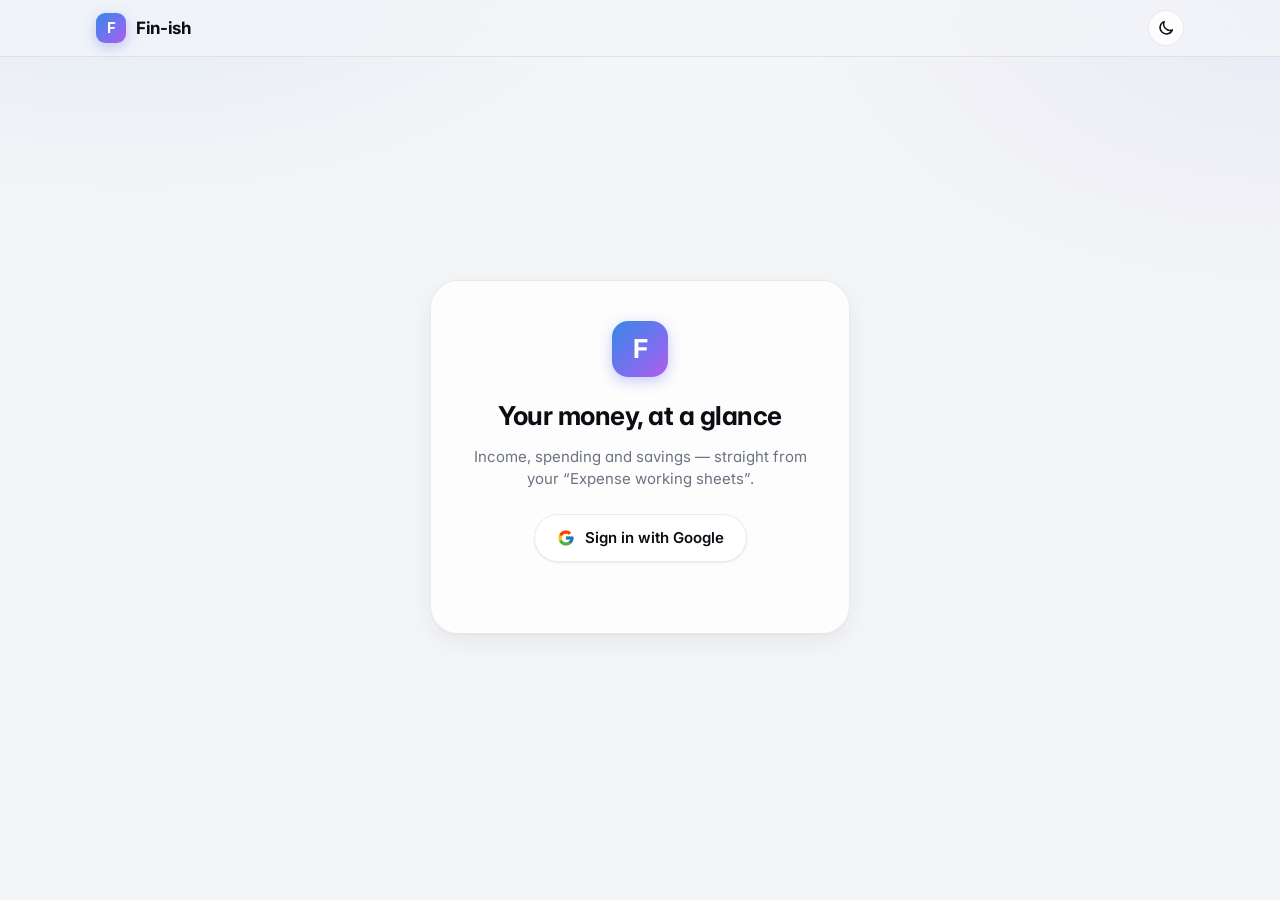
<file: index.html>
<!doctype html>
<html lang="en">
<head>
  <meta charset="utf-8">
  <meta name="viewport" content="width=device-width, initial-scale=1, viewport-fit=cover">
  <meta name="theme-color" content="#08090c" media="(prefers-color-scheme: dark)">
  <meta name="theme-color" content="#f4f5f7" media="(prefers-color-scheme: light)">
  <meta name="apple-mobile-web-app-capable" content="yes">
  <meta name="apple-mobile-web-app-title" content="Fin-ish">
  <title>Fin-ish</title>
  <script>
    // Apply the saved theme before first paint; with none saved, the OS setting wins.
    (function () {
      var t = null;
      try { t = localStorage.getItem("finish.theme"); } catch (e) {}
      if (t === "light" || t === "dark") document.documentElement.dataset.theme = t;
    })();
  </script>
  <link rel="preconnect" href="https://fonts.googleapis.com">
  <link rel="preconnect" href="https://fonts.gstatic.com" crossorigin>
  <link rel="stylesheet" href="https://fonts.googleapis.com/css2?family=Inter:wght@400;500;600;700&family=IBM+Plex+Sans+Thai:wght@400;500;600&display=swap">
  <link rel="stylesheet" href="styles.css">
</head>
<body>
  <header class="topbar">
    <div class="topbar-row">
      <div class="brand">
        <span class="logo" aria-hidden="true">F</span>
        <span class="brand-name">Fin-ish</span>
      </div>
      <nav id="views" class="views" aria-label="View" hidden>
        <button data-view="dash" class="on" aria-pressed="true">Dashboard</button>
        <button data-view="subs" aria-pressed="false">Subscriptions</button>
      </nav>
      <div class="topbar-actions">
        <button id="theme" class="icon-btn" title="Switch to light mode" aria-label="Switch to light mode">
          <svg class="i-sun" viewBox="0 0 24 24" width="18" height="18" aria-hidden="true"><circle cx="12" cy="12" r="4" fill="none" stroke="currentColor" stroke-width="2"/><path d="M12 2v2M12 20v2M4.93 4.93l1.41 1.41M17.66 17.66l1.41 1.41M2 12h2M20 12h2M4.93 19.07l1.41-1.41M17.66 6.34l1.41-1.41" stroke="currentColor" stroke-width="2" stroke-linecap="round"/></svg>
          <svg class="i-moon" viewBox="0 0 24 24" width="18" height="18" aria-hidden="true"><path d="M20.5 14.5A8.5 8.5 0 0 1 9.5 3.5a8.5 8.5 0 1 0 11 11z" fill="none" stroke="currentColor" stroke-width="2" stroke-linejoin="round"/></svg>
        </button>
        <button id="reload" class="icon-btn" title="Reload from Google Sheets" aria-label="Reload" hidden>
          <svg viewBox="0 0 24 24" width="18" height="18" aria-hidden="true"><path d="M20 12a8 8 0 1 1-2.34-5.66M20 4v5h-5" fill="none" stroke="currentColor" stroke-width="2" stroke-linecap="round" stroke-linejoin="round"/></svg>
        </button>
      </div>
    </div>
    <div id="filters" class="filters" hidden>
      <label id="year-wrap" class="year">
        <select id="year" aria-label="Year"></select>
        <svg viewBox="0 0 16 16" width="14" height="14" aria-hidden="true"><path d="M4 6l4 4 4-4" fill="none" stroke="currentColor" stroke-width="2" stroke-linecap="round" stroke-linejoin="round"/></svg>
      </label>
      <nav id="periods" class="periods" aria-label="Month"></nav>
    </div>
  </header>

  <main>
    <section id="signin" class="signin">
      <div class="signin-card">
        <span class="logo logo-lg" aria-hidden="true">F</span>
        <h1>Your money, at a glance</h1>
        <p class="muted">Income, spending and savings — straight from your “Expense working sheets”.</p>
        <button id="connect" class="google-btn">
          <svg viewBox="0 0 48 48" width="18" height="18" aria-hidden="true"><path fill="#FFC107" d="M43.6 20.5H42V20H24v8h11.3C33.7 32.7 29.2 36 24 36c-6.6 0-12-5.4-12-12s5.4-12 12-12c3.1 0 5.8 1.2 7.9 3.1l5.7-5.7C34 6.1 29.3 4 24 4 12.9 4 4 12.9 4 24s8.9 20 20 20 20-8.9 20-20c0-1.3-.1-2.4-.4-3.5z"/><path fill="#FF3D00" d="M6.3 14.7l6.6 4.8C14.7 15.1 19 12 24 12c3.1 0 5.8 1.200 7.9 3.1l5.7-5.7C34 6.1 29.3 4 24 4 16.3 4 9.7 8.3 6.3 14.7z"/><path fill="#4CAF50" d="M24 44c5.2 0 9.9-2 13.4-5.2l-6.2-5.2c-2 1.5-4.5 2.4-7.2 2.4-5.2 0-9.6-3.3-11.3-8l-6.5 5C9.5 39.6 16.2 44 24 44z"/><path fill="#1976D2" d="M43.6 20.5H42V20H24v8h11.3c-.8 2.2-2.2 4.2-4.1 5.6l6.2 5.2C37 39.2 44 34 44 24c0-1.3-.1-2.4-.4-3.5z"/></svg>
          Sign in with Google
        </button>
        <p id="status" class="status muted"></p>
      </div>
    </section>

    <div id="dash" class="dash" hidden>
      <!-- cash flow -->
      <section class="card">
        <div class="card-head">
          <div>
            <h2>Cash flow</h2>
            <p class="muted small">Tap a month to focus it</p>
          </div>
          <div class="legend">
            <span><i class="sw sw-income"></i>Income</span>
            <span><i class="sw sw-expense"></i>Expenses</span>
          </div>
        </div>
        <div id="monthly" class="chart"></div>
      </section>

      <!-- overview -->
      <section class="bento">
        <article class="card hero">
          <div class="hero-main">
            <span class="eyebrow" id="hero-label">Net</span>
            <strong id="sum-net" class="hero-num">–</strong>
            <span id="sub-net" class="sub"></span>
            <div id="spark" class="spark" aria-hidden="true"></div>
          </div>
          <div class="hero-side">
            <div class="ring" id="ring"></div>
            <span class="eyebrow">Savings rate</span>
            <div class="invest">
              <span class="eyebrow">Invested</span>
              <strong id="sum-invest">–</strong>
            </div>
          </div>
        </article>

        <article class="card stat">
          <div class="stat-head">
            <span class="badge badge-in" aria-hidden="true">
              <svg viewBox="0 0 24 24" width="16" height="16"><path d="M12 19V5M5 12l7-7 7 7" fill="none" stroke="currentColor" stroke-width="2.2" stroke-linecap="round" stroke-linejoin="round"/></svg>
            </span>
            <span class="eyebrow">Income</span>
          </div>
          <strong id="sum-income" class="stat-num">–</strong>
          <span id="sub-income" class="sub"></span>
        </article>

        <article class="card stat">
          <div class="stat-head">
            <span class="badge badge-out" aria-hidden="true">
              <svg viewBox="0 0 24 24" width="16" height="16"><path d="M12 5v14M19 12l-7 7-7-7" fill="none" stroke="currentColor" stroke-width="2.2" stroke-linecap="round" stroke-linejoin="round"/></svg>
            </span>
            <span class="eyebrow">Expenses</span>
          </div>
          <strong id="sum-expense" class="stat-num">–</strong>
          <span id="sub-expense" class="sub"></span>
        </article>
      </section>

      <div class="alerts">
        <p id="warn" class="alert" hidden></p>
        <p id="coverage" class="alert" hidden></p>
      </div>

      <!-- categories -->
      <div class="two-col">
        <section class="card">
          <div class="card-head">
            <h2>Spending</h2>
            <span class="muted small">tap to filter</span>
          </div>
          <div id="by-expense" class="cats"></div>
        </section>
        <section class="card">
          <div class="card-head">
            <h2>Income</h2>
            <span class="muted small">tap to filter</span>
          </div>
          <div id="by-income" class="cats"></div>
        </section>
      </div>

      <!-- transactions -->
      <section class="card">
        <div class="card-head wrap">
          <h2>Transactions <span id="tx-count" class="count"></span></h2>
          <div class="tools">
            <button id="clear-cat" class="chip chip-active" hidden></button>
            <label class="switch">
              <input type="checkbox" id="hide-transfer" checked>
              <span class="track" aria-hidden="true"></span>
              <span>Hide transfers</span>
            </label>
            <label class="search">
              <svg viewBox="0 0 24 24" width="16" height="16" aria-hidden="true"><circle cx="11" cy="11" r="7" fill="none" stroke="currentColor" stroke-width="2"/><path d="M20 20l-3.5-3.5" stroke="currentColor" stroke-width="2" stroke-linecap="round"/></svg>
              <input type="search" id="search" placeholder="Search" aria-label="Search transactions">
            </label>
          </div>
        </div>
        <div id="tx-list" class="tx-list"></div>
        <button id="more" class="more" hidden>Show more</button>
      </section>

      <!-- data sources -->
      <section class="card">
        <div class="card-head">
          <button id="sources-toggle" class="collapse" aria-expanded="true" aria-controls="sources">
            <svg class="chev" viewBox="0 0 16 16" width="16" height="16" aria-hidden="true"><path d="M4 6l4 4 4-4" fill="none" stroke="currentColor" stroke-width="2" stroke-linecap="round" stroke-linejoin="round"/></svg>
            <h2>Data sources</h2>
            <small id="sources-summary" class="muted"></small>
          </button>
          <div class="tools" id="sources-tools">
            <button id="sources-all" class="chip">All</button>
            <button id="sources-none" class="chip">None</button>
          </div>
        </div>
        <div id="sources" class="sources"></div>
      </section>
    </div>

    <div id="subs" class="dash" hidden>
      <section class="bento">
        <article class="card hero">
          <div class="hero-main">
            <span class="eyebrow" id="subs-label">Recurring · per month</span>
            <strong id="subs-monthly" class="hero-num">–</strong>
            <span id="subs-yearly" class="sub"></span>
          </div>
        </article>
        <article class="card stat">
          <div class="stat-head"><span class="badge badge-in" aria-hidden="true">🔁</span><span class="eyebrow">Active</span></div>
          <strong id="subs-active" class="stat-num">–</strong>
          <span id="subs-active-sub" class="sub"></span>
        </article>
        <article class="card stat">
          <div class="stat-head"><span class="badge badge-out" aria-hidden="true">🧾</span><span class="eyebrow" id="subs-spent-label">Spent</span></div>
          <strong id="subs-spent" class="stat-num">–</strong>
          <span id="subs-spent-sub" class="sub"></span>
        </article>
      </section>

      <section class="card">
        <div class="card-head wrap">
          <div>
            <h2>Services</h2>
            <p class="muted small">Recurring charges grouped by merchant and billing cycle · tap one for its history</p>
          </div>
          <div class="tools" id="subs-cats" aria-label="Categories counted"></div>
        </div>
        <div id="subs-list" class="subs-list"></div>
      </section>
    </div>
  </main>

  <div id="tip" class="tip" hidden></div>

  <script src="https://accounts.google.com/gsi/client" async defer></script>
  <script src="theme.js"></script>
  <script src="config.js"></script>
  <script src="sheets.js"></script>
  <script src="app.js"></script>
</body>
</html>
</file>
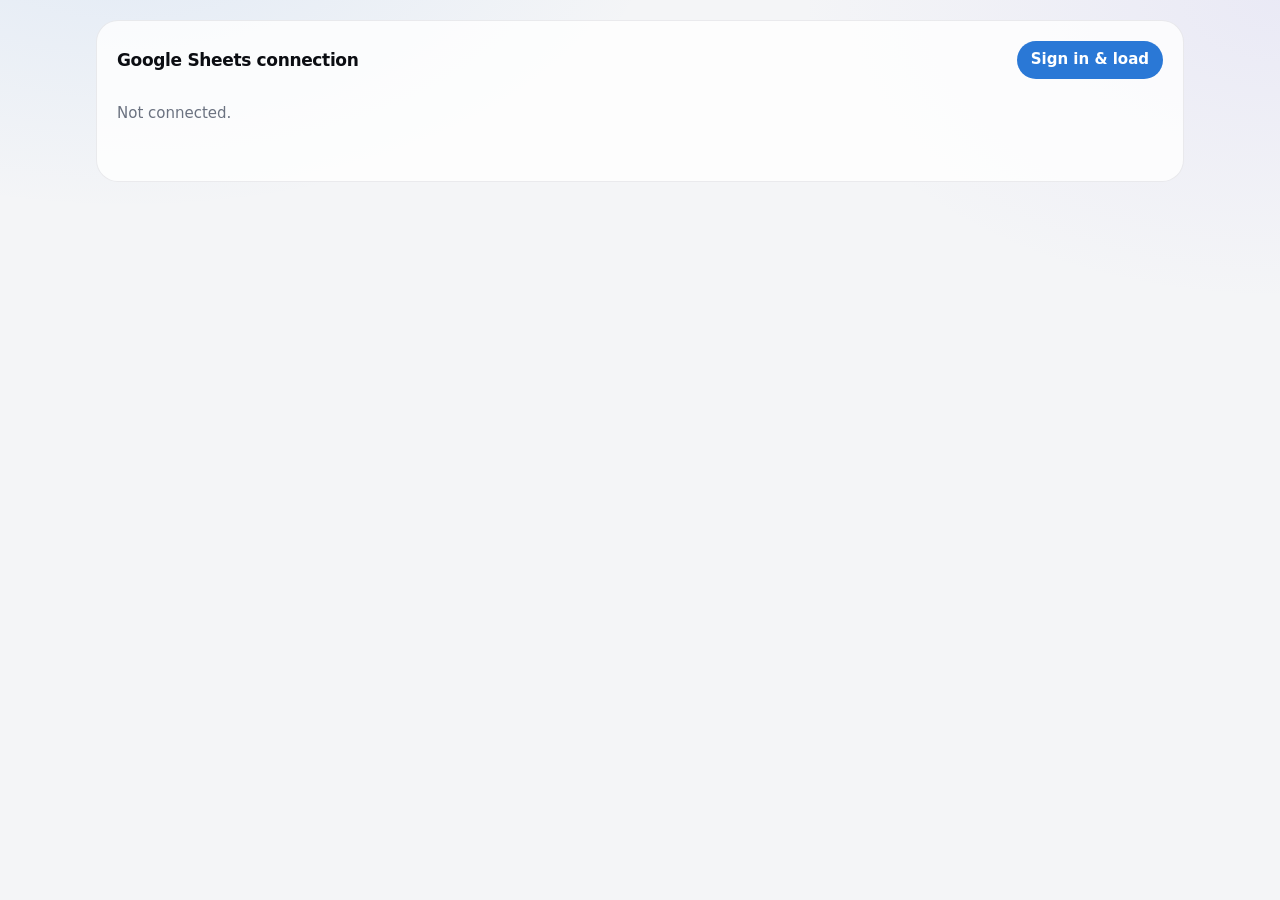
<file: sheets-test.html>
<!doctype html>
<html lang="en">
<head>
  <meta charset="utf-8">
  <meta name="viewport" content="width=device-width, initial-scale=1">
  <title>Fin-ish · Sheets test</title>
  <link rel="stylesheet" href="styles.css">
</head>
<body>
  <main>
    <section class="panel">
      <div class="panel-head">
        <h2>Google Sheets connection</h2>
        <button id="connect" class="primary">Sign in &amp; load</button>
      </div>
      <p id="status" class="empty">Not connected.</p>
      <pre id="output"></pre>
    </section>
  </main>

  <script src="https://accounts.google.com/gsi/client" async defer></script>
  <script src="config.js"></script>
  <script src="sheets.js"></script>
  <script>
    const status = document.getElementById("status");
    const output = document.getElementById("output");
    document.getElementById("connect").addEventListener("click", async () => {
      try {
        status.textContent = "Signing in…";
        await FinishSheets.signIn();
        status.textContent = "Loading sheet…";
        const now = new Date();
        const month = `${now.getFullYear()}-${String(now.getMonth() + 1).padStart(2, "0")}`;
        const ref = await FinishSheets.loadReference();
        const months = await FinishSheets.listMonths();
        const transactions = await FinishSheets.loadMonth(month);
        const data = { ...ref, months, [month]: transactions };
        status.textContent = `Loaded ${ref.categories.length} categories, ${ref.channels.length} channels, ` +
          `${ref.merchants.length} merchants, ${months.length} month tabs, ` +
          `${transactions.length} transactions in ${month}.`;
        output.textContent = JSON.stringify(data, null, 2);
      } catch (e) {
        status.textContent = "Error: " + e.message;
      }
    });
  </script>
</body>
</html>
</file>
<file: styles.css>
/* Fin-ish — dark-first glass UI. Light/dark follows the OS until the toggle picks one. */

:root {
  color-scheme: light;
  --bg: #f4f5f7;
  --bg-glow-1: rgba(57, 135, 229, .10);
  --bg-glow-2: rgba(144, 133, 233, .10);
  --surface: rgba(255, 255, 255, .78);
  --surface-solid: #ffffff;
  --seg-on: #ffffff;
  --surface-2: rgba(15, 23, 42, .04);
  --hairline: rgba(15, 23, 42, .08);
  --text: #0b0d12;
  --muted: #6b7280;
  --faint: #9aa1ad;
  --shadow: 0 1px 2px rgba(15, 23, 42, .04), 0 8px 24px rgba(15, 23, 42, .06);
  --grid: rgba(15, 23, 42, .06);
  --pos: #16a34a;
  --neg: #dc2626;
  --warn: #b45309;
  --warn-bg: rgba(217, 119, 6, .10);
  /* chart series: validated categorical slots 1 and 2 */
  --income: #2a78d6;
  --expense: #eb6834;
  --accent: #2a78d6;
  --hero-a: rgba(42, 120, 214, .14);
  --hero-b: rgba(74, 58, 167, .10);
  --radius: 22px;
  --radius-sm: 14px;
}

/* Dark tokens: used when the OS is dark (unless the toggle chose light),
   or whenever the toggle chose dark. Keep both blocks in sync. */
@media (prefers-color-scheme: dark) {
  :root:not([data-theme="light"]) {
    color-scheme: dark;
    --bg: #08090c;
    --bg-glow-1: rgba(57, 135, 229, .16);
    --bg-glow-2: rgba(144, 133, 233, .12);
    --surface: rgba(255, 255, 255, .045);
    --surface-solid: #121419;
    --seg-on: rgba(255, 255, 255, .16);
    --surface-2: rgba(255, 255, 255, .05);
    --hairline: rgba(255, 255, 255, .08);
    --text: #f5f7fa;
    --muted: #8b93a1;
    --faint: #5d6470;
    --shadow: 0 1px 0 rgba(255, 255, 255, .04) inset, 0 12px 32px rgba(0, 0, 0, .35);
    --grid: rgba(255, 255, 255, .06);
    --pos: #34c759;
    --neg: #ff6961;
    --warn: #fbbf24;
    --warn-bg: rgba(251, 191, 36, .10);
    --income: #3987e5;
    --expense: #d95926;
    --accent: #5aa0f0;
    --hero-a: rgba(57, 135, 229, .22);
    --hero-b: rgba(144, 133, 233, .14);
  }
}
:root[data-theme="dark"] {
  color-scheme: dark;
  --bg: #08090c;
  --bg-glow-1: rgba(57, 135, 229, .16);
  --bg-glow-2: rgba(144, 133, 233, .12);
  --surface: rgba(255, 255, 255, .045);
  --surface-solid: #121419;
  --seg-on: rgba(255, 255, 255, .16);
  --surface-2: rgba(255, 255, 255, .05);
  --hairline: rgba(255, 255, 255, .08);
  --text: #f5f7fa;
  --muted: #8b93a1;
  --faint: #5d6470;
  --shadow: 0 1px 0 rgba(255, 255, 255, .04) inset, 0 12px 32px rgba(0, 0, 0, .35);
  --grid: rgba(255, 255, 255, .06);
  --pos: #34c759;
  --neg: #ff6961;
  --warn: #fbbf24;
  --warn-bg: rgba(251, 191, 36, .10);
  --income: #3987e5;
  --expense: #d95926;
  --accent: #5aa0f0;
  --hero-a: rgba(57, 135, 229, .22);
  --hero-b: rgba(144, 133, 233, .14);
}

* { box-sizing: border-box; }
[hidden] { display: none !important; }

html { -webkit-text-size-adjust: 100%; }
body {
  margin: 0;
  min-height: 100vh;
  color: var(--text);
  background:
    radial-gradient(900px 500px at 10% -10%, var(--bg-glow-1), transparent 60%),
    radial-gradient(800px 500px at 100% 0%, var(--bg-glow-2), transparent 60%),
    var(--bg);
  background-attachment: fixed;
  font: 15px/1.45 -apple-system, BlinkMacSystemFont, "SF Pro Text", Inter, "IBM Plex Sans Thai", "Segoe UI", system-ui, sans-serif;
  -webkit-font-smoothing: antialiased;
  font-feature-settings: "cv11", "ss01";
}

button, input, select { font: inherit; color: inherit; }
button { cursor: pointer; }
h1, h2 { letter-spacing: -.02em; }
h2 { margin: 0; font-size: 17px; font-weight: 600; }
.muted { color: var(--muted); }
.small { font-size: 13px; margin: 2px 0 0; }
.empty { color: var(--muted); padding: 12px 0; margin: 0; }
.num, .hero-num, .stat-num, .amt { font-variant-numeric: tabular-nums; }

/* ---------- top bar ---------- */

.topbar {
  position: sticky;
  top: 0;
  z-index: 5;
  --gutter: max(16px, env(safe-area-inset-left), env(safe-area-inset-right));
  padding: 10px 0;
  overflow-x: clip; /* the divider below bleeds past the rows */
  background: color-mix(in srgb, var(--bg) 72%, transparent);
  backdrop-filter: saturate(180%) blur(20px);
  -webkit-backdrop-filter: saturate(180%) blur(20px);
  border-bottom: 1px solid var(--hairline);
}
/* Both header rows use main's content width, so the logo, tabs and month pills
   line up with the cards' left edge. */
.topbar-row, .filters {
  width: min(1088px, calc(100% - 2 * var(--gutter)));
  margin-inline: auto;
}
.topbar-row { display: flex; align-items: center; gap: 16px; }
/* signed in: a full-width line under the tabs row; the open tab's underline sits on it */
.topbar:has(#filters:not([hidden])) .topbar-row {
  padding-bottom: 10px;
  border-bottom: 1px solid transparent;
  border-image: linear-gradient(var(--hairline), var(--hairline)) 0 0 1 0 / 0 0 1px 0 / 0 100vw;
}
.filters {
  display: flex;
  align-items: center;
  gap: 8px;
  margin-top: 10px;
}
.brand { display: flex; align-items: center; gap: 10px; flex: none; }
.brand-name { font-weight: 700; font-size: 17px; letter-spacing: -.02em; }
.logo {
  display: grid;
  place-items: center;
  width: 30px;
  height: 30px;
  border-radius: 9px;
  color: #fff;
  font-weight: 700;
  background: linear-gradient(135deg, #3987e5, #7a6ff0 60%, #b45ce6);
  box-shadow: 0 4px 14px rgba(90, 110, 240, .35);
}
.logo-lg { width: 56px; height: 56px; border-radius: 16px; font-size: 26px; }

.year {
  position: relative;
  display: inline-flex;
  align-items: center;
  flex: none;
  color: var(--muted);
}
.year select {
  appearance: none;
  -webkit-appearance: none;
  height: 38px;
  padding: 0 30px 0 14px;
  border: 1px solid var(--hairline);
  border-radius: 999px;
  background: var(--surface-2);
  color: var(--text);
  font-weight: 600;
  cursor: pointer;
}
.year select:focus-visible { outline: 2px solid var(--accent); outline-offset: 2px; }
.year svg { position: absolute; right: 11px; pointer-events: none; }
.periods {
  display: flex;
  gap: 4px;
  padding: 4px;
  min-width: 0;
  overflow-x: auto;
  scrollbar-width: none;
  background: var(--surface-2);
  border: 1px solid var(--hairline);
  border-radius: 999px;
}
/* view tabs: plain labels with an underline on the open one */
.views { display: flex; gap: 24px; margin-left: 16px; flex: none; align-self: stretch; }
.views button {
  position: relative;
  padding: 0 2px;
  border: 0;
  background: none;
  color: var(--muted);
  font-size: 15px;
  font-weight: 500;
  white-space: nowrap;
  transition: color .15s;
}
.views button::after {
  content: "";
  position: absolute;
  left: 0;
  right: 0;
  bottom: -11px; /* on the line under the tabs row */
  height: 2px;
  border-radius: 2px;
  background: var(--accent);
  transform: scaleX(0);
  transition: transform .2s;
}
.views button:hover { color: var(--text); }
.views button.on { color: var(--text); font-weight: 600; }
.views button.on::after { transform: scaleX(1); }
.views button:focus-visible { outline: 2px solid var(--accent); outline-offset: 4px; border-radius: 4px; }
.periods::-webkit-scrollbar { display: none; }
.periods button {
  position: relative;
  flex: none;
  padding: 6px 14px;
  border: 0;
  border-radius: 999px;
  background: none;
  color: var(--muted);
  font-size: 14px;
  font-weight: 500;
  white-space: nowrap;
  transition: background .15s, color .15s;
}
.periods button:hover { color: var(--text); }
.periods button.on {
  background: var(--seg-on);
  font-weight: 600;
  color: var(--text);
  box-shadow: 0 1px 3px rgba(0, 0, 0, .12);
}
.periods button .dot {
  position: absolute;
  top: 5px;
  right: 6px;
  width: 5px;
  height: 5px;
  border-radius: 50%;
  background: var(--warn);
}
.topbar-actions { display: flex; gap: 8px; flex: none; margin-left: auto; }
.icon-btn {
  display: grid;
  place-items: center;
  width: 36px;
  height: 36px;
  border: 1px solid var(--hairline);
  border-radius: 50%;
  background: var(--surface);
  color: var(--text);
  transition: transform .2s;
}
.icon-btn:hover { background: var(--surface-2); }
.icon-btn.spin svg { animation: spin .8s linear infinite; }
@keyframes spin { to { transform: rotate(360deg); } }
/* the theme button shows the mode a click switches to */
#theme .i-moon, #theme[data-mode="light"] .i-sun { display: none; }
#theme[data-mode="light"] .i-moon { display: block; }

@media (max-width: 720px) {
  .search input { width: 140px; }
}
@media (max-width: 520px) {
  .topbar { --gutter: max(12px, env(safe-area-inset-left), env(safe-area-inset-right)); } /* = main's side padding */
  .topbar-row { gap: 10px; }
  .views { gap: 16px; margin-left: 4px; }
  .brand-name { display: none; }
  .year select { height: 36px; }
}

/* ---------- layout ---------- */

main {
  max-width: 1120px;
  margin: 0 auto;
  padding: 20px 16px 48px;
}
.dash { display: grid; gap: 16px; }

.card {
  min-width: 0;
  padding: 20px;
  background: var(--surface);
  border: 1px solid var(--hairline);
  border-radius: var(--radius);
  box-shadow: var(--shadow);
}
.card-head {
  display: flex;
  align-items: center;
  justify-content: space-between;
  gap: 8px 12px;
  margin-bottom: 16px;
}
.card-head.wrap { flex-wrap: wrap; }
.eyebrow { color: var(--muted); font-size: 13px; font-weight: 500; }
.sub { color: var(--muted); font-size: 13px; min-height: 1.2em; }

/* ---------- sign-in ---------- */

.signin { display: grid; place-items: center; min-height: calc(100vh - 140px); }
.signin-card {
  display: grid;
  justify-items: center;
  gap: 12px;
  max-width: 420px;
  padding: 40px 32px;
  text-align: center;
  background: var(--surface);
  border: 1px solid var(--hairline);
  border-radius: 28px;
  box-shadow: var(--shadow);
  backdrop-filter: blur(24px);
  -webkit-backdrop-filter: blur(24px);
}
.signin-card h1 { margin: 8px 0 0; font-size: 26px; }
.signin-card p { margin: 0; }
.google-btn {
  display: inline-flex;
  align-items: center;
  gap: 10px;
  margin-top: 12px;
  padding: 12px 22px;
  border: 1px solid var(--hairline);
  border-radius: 999px;
  background: var(--surface-solid);
  font-weight: 600;
  box-shadow: 0 1px 2px rgba(0, 0, 0, .08);
  transition: transform .15s, box-shadow .15s;
}
.google-btn:hover { transform: translateY(-1px); box-shadow: 0 6px 18px rgba(0, 0, 0, .14); }
.status { min-height: 1.4em; font-size: 14px; }

/* ---------- overview ---------- */

.bento {
  display: grid;
  grid-template-columns: 2fr 1fr 1fr;
  gap: 16px;
}
.hero {
  display: flex;
  justify-content: space-between;
  gap: 20px;
  background:
    radial-gradient(120% 140% at 0% 0%, var(--hero-a), transparent 55%),
    radial-gradient(120% 140% at 100% 100%, var(--hero-b), transparent 55%),
    var(--surface);
}
.hero-main { display: flex; flex-direction: column; gap: 4px; min-width: 0; flex: 1; }
.hero-num { font-size: clamp(34px, 5vw, 46px); font-weight: 700; letter-spacing: -.035em; line-height: 1.1; }
.hero-num.neg { color: var(--neg); }
.spark { margin-top: auto; padding-top: 12px; height: 64px; }
.spark svg { display: block; width: 100%; height: 52px; overflow: visible; }
.spark .line { fill: none; stroke: var(--accent); stroke-width: 2; stroke-linejoin: round; stroke-linecap: round; }
.spark .area { fill: url(#spark-fill); }
.spark .mark { stroke: var(--text); stroke-width: 1.5; stroke-dasharray: 3 3; opacity: .6; }
.hero-side { display: flex; flex-direction: column; align-items: center; gap: 6px; flex: none; }
.ring svg { display: block; }
.ring .track { stroke: var(--grid); }
.ring .fill { stroke: var(--pos); transition: stroke-dashoffset .6s cubic-bezier(.2, .8, .2, 1); }
.ring text { fill: var(--text); font-size: 17px; font-weight: 700; font-variant-numeric: tabular-nums; }
.invest {
  display: grid;
  justify-items: center;
  margin-top: 8px;
  padding-top: 10px;
  border-top: 1px solid var(--hairline);
  width: 100%;
}
.invest strong { font-size: 15px; font-variant-numeric: tabular-nums; }

.stat { display: flex; flex-direction: column; gap: 6px; }
.stat-head { display: flex; align-items: center; gap: 10px; margin-bottom: auto; padding-bottom: 18px; }
.stat-num { font-size: clamp(24px, 3vw, 30px); font-weight: 700; letter-spacing: -.03em; line-height: 1.15; }
.badge { display: grid; place-items: center; width: 32px; height: 32px; border-radius: 10px; }
.badge-in { color: var(--income); background: color-mix(in srgb, var(--income) 16%, transparent); }
.badge-out { color: var(--expense); background: color-mix(in srgb, var(--expense) 16%, transparent); }

@media (max-width: 900px) {
  .bento { grid-template-columns: 1fr 1fr; }
  .hero { grid-column: 1 / -1; }
}
@media (max-width: 420px) {
  .hero { flex-direction: column; }
  .hero-side { flex-direction: row; flex-wrap: wrap; justify-content: center; }
  .invest { margin-top: 0; border-top: 0; padding-top: 0; width: auto; }
}

.alerts { display: grid; gap: 8px; }
.alerts:not(:has(.alert:not([hidden]))) { display: none; }
.alert {
  display: flex;
  flex-wrap: wrap;
  align-items: center;
  gap: 6px 10px;
  margin: 0;
  padding: 10px 14px;
  border-radius: var(--radius-sm);
  background: var(--warn-bg);
  color: var(--warn);
  font-size: 13px;
}
.alert .muted { color: inherit; opacity: .8; }

/* ---------- cash-flow chart ---------- */

.legend { display: flex; gap: 14px; font-size: 13px; color: var(--muted); }
.legend span { display: inline-flex; align-items: center; gap: 6px; }
.sw { display: inline-block; width: 10px; height: 10px; border-radius: 3px; }
.sw-income { background: var(--income); }
.sw-expense { background: var(--expense); }

.chart { width: 100%; overflow: hidden; }
.chart svg { display: block; }
.grid-line { stroke: var(--grid); stroke-width: 1; }
.grid-line.zero { stroke: var(--hairline); }
.axis { fill: var(--muted); font-size: 11px; font-variant-numeric: tabular-nums; }
.partial { fill: var(--warn); font-size: 11px; }
.bar-income { fill: var(--income); }
.bar-expense { fill: var(--expense); }
.month { cursor: pointer; }
.month .hit { fill: transparent; rx: 10; }
.month:hover .hit { fill: var(--surface-2); }
.month.sel .hit { fill: var(--surface-2); }
.month.dim path { opacity: .28; }
.month.sel .axis { fill: var(--text); font-weight: 600; }

/* ---------- categories ---------- */

.two-col { display: grid; grid-template-columns: 1fr 1fr; gap: 16px; align-items: start; }
@media (max-width: 760px) { .two-col { grid-template-columns: 1fr; } }

.cats { display: grid; gap: 2px; }
.cat {
  display: grid;
  grid-template-columns: 36px 1fr 92px;
  align-items: center;
  gap: 4px 12px;
  width: calc(100% + 16px);
  margin: 0 -8px;
  padding: 8px;
  border: 0;
  border-radius: var(--radius-sm);
  background: none;
  text-align: left;
  transition: background .15s;
}
.cat:hover, .cat.active { background: var(--surface-2); }
.cat.active { box-shadow: inset 0 0 0 1px var(--hairline); }
.cat .ico { grid-row: span 2; }
.cat .name { font-weight: 500; overflow: hidden; text-overflow: ellipsis; white-space: nowrap; }
.cat .val { font-weight: 600; font-variant-numeric: tabular-nums; text-align: right; }
.cat .bar { grid-column: 2; height: 6px; background: var(--grid); border-radius: 3px; overflow: hidden; }
.cat .bar > span { display: block; height: 100%; border-radius: 3px; }
.cat .pct { color: var(--muted); font-size: 12px; text-align: right; font-variant-numeric: tabular-nums; }
.fill-income { background: var(--income); }
.fill-expense { background: var(--expense); }

.ico {
  display: grid;
  place-items: center;
  width: 36px;
  height: 36px;
  border-radius: 12px;
  background: var(--surface-2);
  border: 1px solid var(--hairline);
  font-size: 17px;
  line-height: 1;
}

/* ---------- transactions ---------- */

.count { color: var(--muted); font-weight: 500; font-size: 15px; }
.tools { display: flex; flex-wrap: wrap; align-items: center; gap: 8px 12px; }
.chip {
  padding: 6px 12px;
  border: 1px solid var(--hairline);
  border-radius: 999px;
  background: var(--surface-2);
  font-size: 13px;
  font-weight: 500;
}
.chip:hover { border-color: var(--faint); }
.chip-active { background: var(--text); color: var(--bg); border-color: transparent; }

.switch { display: inline-flex; align-items: center; gap: 8px; font-size: 13px; color: var(--muted); cursor: pointer; user-select: none; }
.switch input { position: absolute; opacity: 0; width: 0; height: 0; }
.switch .track {
  position: relative;
  width: 36px;
  height: 22px;
  border-radius: 999px;
  background: var(--grid);
  border: 1px solid var(--hairline);
  transition: background .2s;
}
.switch .track::after {
  content: "";
  position: absolute;
  top: 2px;
  left: 2px;
  width: 16px;
  height: 16px;
  border-radius: 50%;
  background: #fff;
  box-shadow: 0 1px 3px rgba(0, 0, 0, .3);
  transition: transform .2s;
}
.switch input:checked + .track { background: var(--pos); border-color: transparent; }
.switch input:checked + .track::after { transform: translateX(14px); }
.switch input:focus-visible + .track { outline: 2px solid var(--accent); outline-offset: 2px; }

.search {
  display: inline-flex;
  align-items: center;
  gap: 8px;
  padding: 0 12px;
  height: 36px;
  border: 1px solid var(--hairline);
  border-radius: 999px;
  background: var(--surface-2);
  color: var(--muted);
}
.search:focus-within { border-color: var(--accent); }
.search input { width: 180px; max-width: 46vw; border: 0; outline: 0; background: none; color: var(--text); }

.tx-list { display: grid; }
.day {
  display: flex;
  justify-content: space-between;
  padding: 14px 0 6px;
  color: var(--muted);
  font-size: 12px;
  font-weight: 600;
  letter-spacing: .02em;
  text-transform: uppercase;
}
.day:first-child { padding-top: 0; }
.tx {
  display: grid;
  grid-template-columns: 36px 1fr auto;
  align-items: center;
  gap: 12px;
  padding: 10px 0;
  border-top: 1px solid var(--hairline);
}
.day + .tx { border-top: 0; }
.tx .main { min-width: 0; }
.tx .title { display: block; font-weight: 500; overflow: hidden; text-overflow: ellipsis; white-space: nowrap; }
.tx .meta { display: block; color: var(--muted); font-size: 12px; overflow: hidden; text-overflow: ellipsis; white-space: nowrap; }
.tx .amt { font-weight: 600; text-align: right; white-space: nowrap; }
.tx .amt.in { color: var(--pos); }
.tx.k-transfer .amt, .tx.k-transfer .title { color: var(--muted); }
.tx.k-unknown .meta { color: var(--warn); }
.more {
  display: block;
  width: 100%;
  margin-top: 12px;
  padding: 10px;
  border: 1px solid var(--hairline);
  border-radius: var(--radius-sm);
  background: var(--surface-2);
  font-weight: 500;
}
.more:hover { border-color: var(--faint); }

/* ---------- data sources ---------- */

.collapse { display: flex; align-items: center; gap: 8px; padding: 0; border: 0; background: none; text-align: left; min-width: 0; }
.collapse .chev { flex: none; color: var(--muted); transition: transform .2s; }
.collapse.closed .chev { transform: rotate(-90deg); }
.collapse small { overflow: hidden; text-overflow: ellipsis; white-space: nowrap; }
.card-head:has(.collapse.closed) { margin-bottom: 0; }

.sources { overflow-x: auto; }
.sources table { width: 100%; border-collapse: collapse; font-size: 13px; }
.sources th, .sources td { padding: 8px; border-bottom: 1px solid var(--hairline); }
.sources tr:last-child th, .sources tr:last-child td { border-bottom: 0; }
.sources thead th { color: var(--muted); font-weight: 600; font-size: 12px; text-align: center; }
.sources th.m { cursor: pointer; border-radius: 8px 8px 0 0; }
.sources th.m:hover { color: var(--text); }
.sources tbody th { text-align: left; font-weight: normal; white-space: nowrap; }
.sources label { display: flex; align-items: center; gap: 10px; cursor: pointer; }
.sources label small { display: block; color: var(--muted); font-size: 11px; }
.sources input[type="checkbox"] { width: 16px; height: 16px; accent-color: var(--accent); }
.sources td { text-align: center; font-variant-numeric: tabular-nums; min-width: 52px; }
.sources td.has::before {
  content: "";
  display: inline-block;
  width: 6px;
  height: 6px;
  margin-right: 6px;
  border-radius: 50%;
  background: var(--pos);
  vertical-align: middle;
}
.sources td.miss { color: var(--warn); font-weight: 600; }
.sources td.quiet { color: var(--faint); }
.sources .sel { background: var(--surface-2); }
.sources tr.off td, .sources tr.off label span { opacity: .4; }
.sources tr.unused td, .sources tr.unused label { opacity: .45; cursor: default; }

/* ---------- subscriptions ---------- */

.grp {
  display: flex;
  align-items: baseline;
  gap: 8px;
  margin: 18px 0 4px;
  font-size: 13px;
  font-weight: 600;
  color: var(--muted);
  letter-spacing: .02em;
  text-transform: uppercase;
}
.grp:first-child { margin-top: 0; }
.grp small { margin-left: auto; font-weight: 400; text-transform: none; letter-spacing: 0; text-align: right; }
.svc { border-top: 1px solid var(--hairline); }
.grp + .svc { border-top: 0; }
.svc summary {
  display: grid;
  grid-template-columns: 36px minmax(0, 1fr) auto auto;
  align-items: center;
  gap: 12px;
  padding: 10px 0;
  list-style: none;
  cursor: pointer;
}
.svc summary::-webkit-details-marker { display: none; }
.svc .main { min-width: 0; }
.svc .title { display: block; font-weight: 500; overflow: hidden; text-overflow: ellipsis; white-space: nowrap; }
.svc .meta { display: block; color: var(--muted); font-size: 12px; overflow: hidden; text-overflow: ellipsis; white-space: nowrap; }
.svc .amt { font-weight: 600; text-align: right; white-space: nowrap; font-variant-numeric: tabular-nums; }
.svc .amt small { display: block; color: var(--muted); font-size: 11px; font-weight: 500; }
.svc.st-stopped .title, .svc.st-stopped .amt, .svc.st-oneoff .amt { color: var(--muted); }
.months { display: flex; gap: 3px; }
.months i { width: 8px; height: 18px; border-radius: 3px; background: var(--grid); }
.months i.paid { background: var(--accent); }
.tag {
  display: inline-block;
  margin-left: 4px;
  padding: 1px 7px;
  border-radius: 999px;
  background: var(--surface-2);
  border: 1px solid var(--hairline);
  color: var(--muted);
  font-size: 11px;
  font-weight: 600;
  vertical-align: 1px;
}
.tag-new { color: var(--pos); border-color: color-mix(in srgb, var(--pos) 40%, transparent); }
.charges { margin: 0 0 10px 48px; padding: 0; list-style: none; font-size: 13px; }
.charges li { display: grid; grid-template-columns: 1fr auto auto; gap: 12px; padding: 4px 0; }
.charges .amt { font-weight: 500; }
#oneoffs { margin-top: 16px; }

@media (max-width: 520px) {
  .svc summary { grid-template-columns: 36px minmax(0, 1fr) auto; }
  .svc .months { grid-column: 2 / -1; grid-row: 2; }
  .months i { flex: 1; max-width: 14px; height: 10px; }
  .charges { margin-left: 0; }
  .charges li { grid-template-columns: 1fr auto; }
  .charges li .muted { display: none; }
}

/* ---------- tooltip ---------- */

.tip {
  position: fixed;
  z-index: 10;
  pointer-events: none;
  min-width: 180px;
  padding: 10px 12px;
  background: color-mix(in srgb, var(--surface-solid) 88%, transparent);
  backdrop-filter: blur(16px);
  -webkit-backdrop-filter: blur(16px);
  border: 1px solid var(--hairline);
  border-radius: 12px;
  box-shadow: 0 10px 30px rgba(0, 0, 0, .25);
  font-size: 13px;
}
.tip b { display: block; margin-bottom: 6px; }
.tip div { display: flex; align-items: center; gap: 6px; }
.tip span { margin-left: auto; font-variant-numeric: tabular-nums; }
.tip-net { margin-top: 6px; padding-top: 6px; border-top: 1px solid var(--hairline); font-weight: 600; }
.tip-warn { margin-top: 6px; color: var(--warn); }

/* ---------- sheets-test.html ---------- */

.panel { background: var(--surface); border: 1px solid var(--hairline); border-radius: var(--radius); padding: 20px; }
.panel-head { display: flex; align-items: center; justify-content: space-between; gap: 12px; margin-bottom: 12px; }
button.primary { padding: 8px 14px; border: 0; border-radius: 999px; background: var(--accent); color: #fff; font-weight: 600; }
pre { overflow: auto; font-size: 12px; }

/* ---------- phones ---------- */

@media (max-width: 520px) {
  main { padding: 12px 12px calc(32px + env(safe-area-inset-bottom)); }
  .dash, .bento, .two-col { gap: 12px; }
  .card { padding: 16px; border-radius: 18px; }
  .card-head { margin-bottom: 12px; }
  .signin-card { padding: 32px 20px; }
  .signin-card h1 { font-size: 22px; }
  .stat-head { padding-bottom: 12px; }
  .hero-num { font-size: 32px; }
  .stat-num { font-size: 21px; }
  .legend { gap: 10px; font-size: 12px; }
  /* transactions: tools take their own row, search fills it */
  .card-head.wrap .tools { width: 100%; }
  .search { flex: 1; min-width: 0; }
  .search input { width: 100%; max-width: none; }
  .cat { grid-template-columns: 36px 1fr auto; }
  .collapse h2 { white-space: nowrap; }
  .collapse small { display: none; }
  #sources-tools { flex-wrap: nowrap; }
  /* data sources: keep the channel column visible while scrolling months */
  .sources tbody th, .sources thead th:first-child {
    position: sticky;
    left: 0;
    z-index: 1;
    background: var(--surface-solid);
  }
}
@media (max-width: 380px) {
  .bento { grid-template-columns: 1fr; }
  .topbar-row, .topbar-actions { gap: 6px; }
  .views { gap: 12px; }
  .views button { font-size: 14px; }
  .icon-btn { width: 34px; height: 34px; }
}
/* no hover on touch screens: tapping a month selects it instead */
@media (hover: none) {
  .tip { display: none !important; }
}

@media (prefers-reduced-motion: reduce) {
  * { transition: none !important; animation: none !important; }
}
</file>
